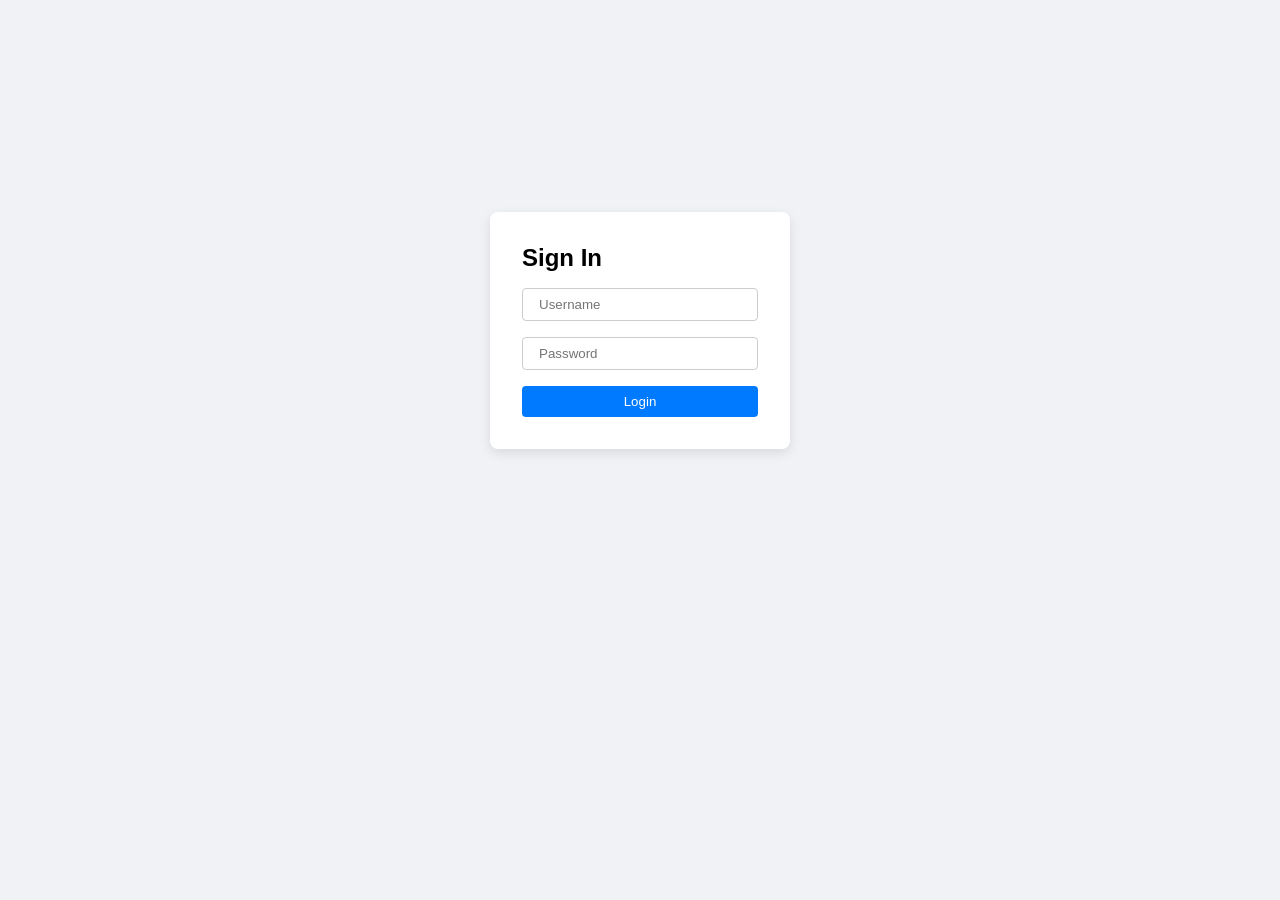
<file: index.html>
<!DOCTYPE html>
<html lang="en">
<head>
    <meta charset="UTF-8">
    <meta name="viewport" content="width=device-width, initial-scale=1.0">
    <title>Social Search</title>
    <link rel="stylesheet" href="style.css">
</head>
<body>
    <div id="app"></div>
    <script src="script.js"></script>
</body>
</html>
</file>
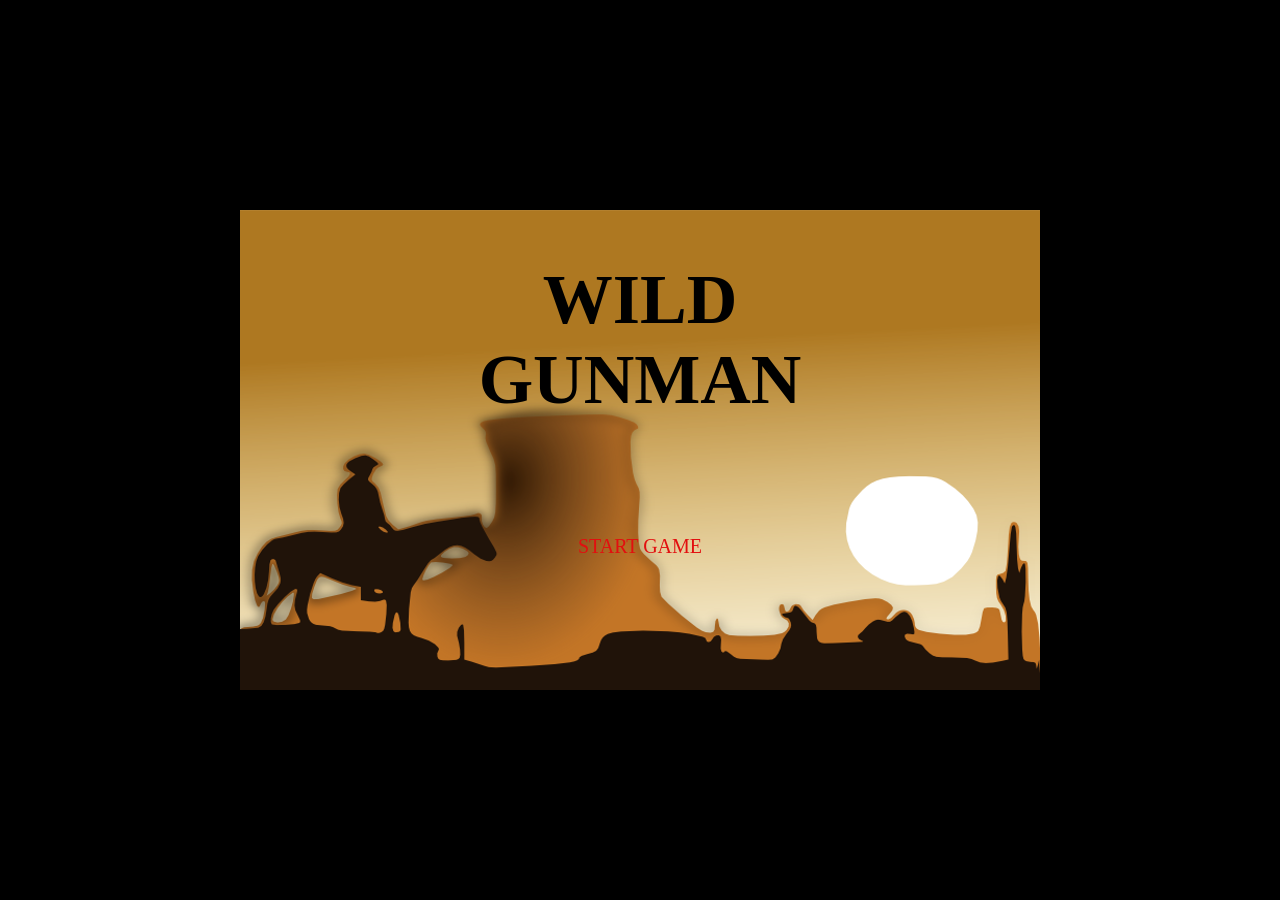
<file: lab7/index.html>
<!DOCTYPE html>
<html>
<head lang="en">
  <meta charset="UTF-8">
  <title>Wild Gunman</title>
  <link rel="stylesheet" href="css/style.css" />
</head>
<body>
  <section class="game-menu">
    <h1 class="game-menu__title">Wild Gunman</h1>
    <button class="button button-start-game">Start Game</button>
  </section>
  <!-- Game menu -->

  <div class="wrapper">
  <section class="game-panels">
    <div class="players-panel">
      <div class="players-panel__you">Time.You</div>
      <div class="players-panel__gunman">Gunman</div>
    </div>
    <div class="white-line"></div>
    <div class="time-panel">
      <div class="time-panel__gunman">0.00</div>
      <div class="time-panel__you">0.00</div>
    </div>
    <div class="score-panel">
      <div class="score-panel__score">Score:<span class="score-panel__score_num">0</span></div>
      <div class="score-panel__level">Level 1</div>
    </div>
  </section>
  <!-- Game panels for scores -->

  <div class="message"></div>
  <!-- Alert messages -->

  <section class="game-screen">
    <div class="gunman"></div>
    <button class="button button-restart">Restart</button>
    <button class="button button-next-level">Next Level</button>
  </section>
  <!-- Main game screen -->
  </div>

  <section class="win-screen">
    <h2 class="win-screen__title">You have won the game!</h2>
  </section>
  <!-- Game win screen -->
  <script src="js/script.js"></script>
</body>
</html>
</file>
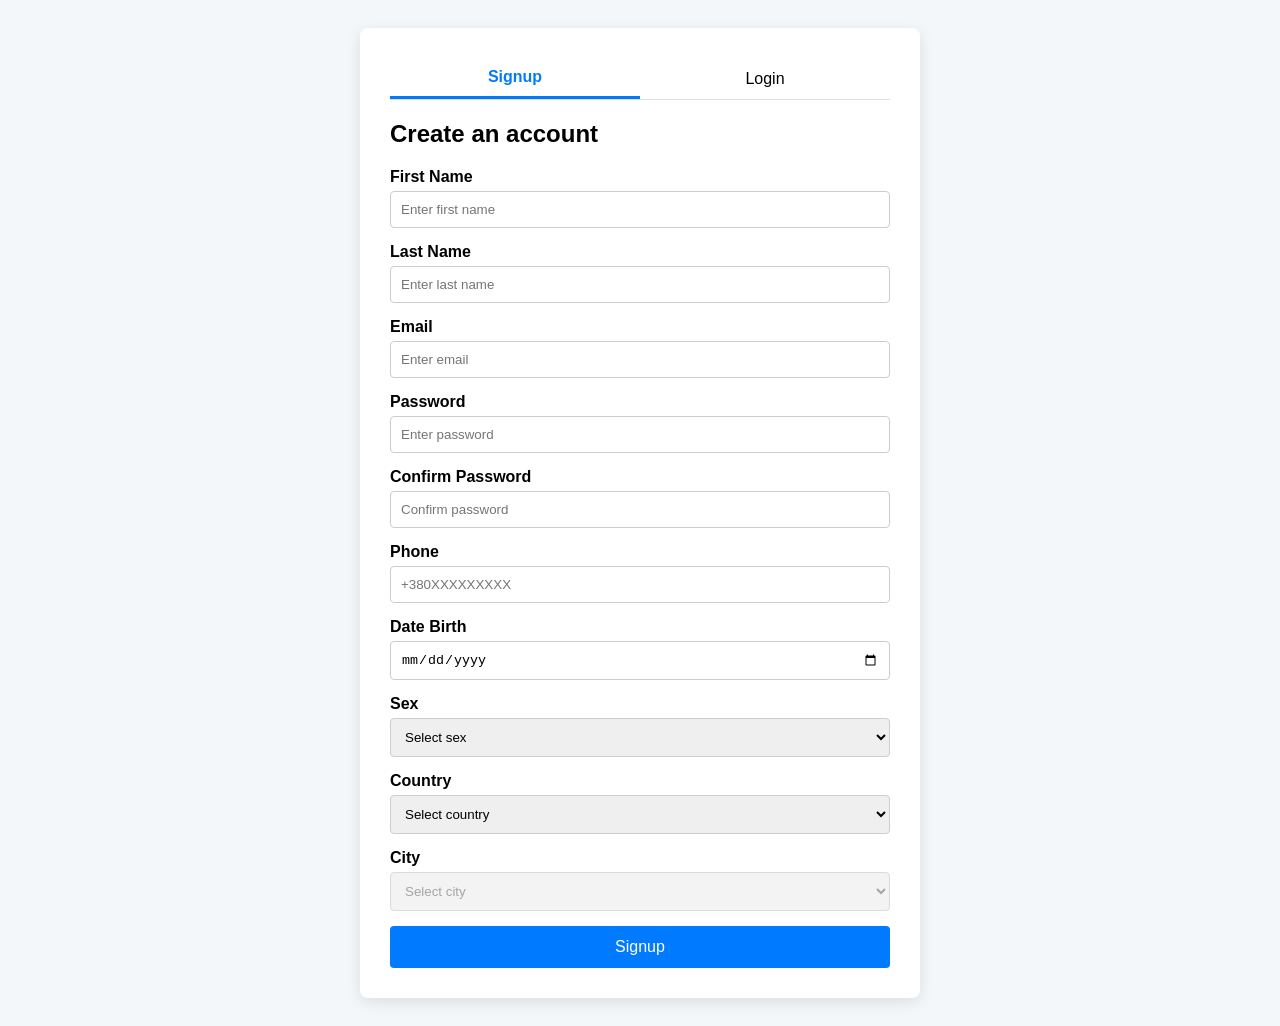
<file: lab9/index.html>
<!DOCTYPE html>
<html lang="uk">
<head>
    <meta charset="UTF-8">
    <meta name="viewport" content="width=device-width, initial-scale=1.0">
    <title>Лабораторна робота №9</title>
    <link rel="stylesheet" href="style.css">
</head>
<body>
    <div class="form-container">
        <div class="tabs">
            <button class="tab-btn active" onclick="openTab('signup')">Signup</button>
            <button class="tab-btn" onclick="openTab('login')">Login</button>
        </div>

        <form id="signup-form" class="tab-content active">
            <h2>Create an account</h2>
            <div class="form-group">
                <label>First Name</label>
                <input type="text" name="firstName" placeholder="Enter first name">
                <small class="error-msg"></small>
            </div>
            <div class="form-group">
                <label>Last Name</label>
                <input type="text" name="lastName" placeholder="Enter last name">
                <small class="error-msg"></small>
            </div>
            <div class="form-group">
                <label>Email</label>
                <input type="email" name="email" placeholder="Enter email">
                <small class="error-msg"></small>
            </div>
            <div class="form-group pass-wrapper">
                <label>Password</label>
                <input type="password" name="password" placeholder="Enter password">
                <i class="fa-regular fa-eye toggle-password"></i>
                <small class="error-msg"></small>
            </div>
            <div class="form-group pass-wrapper">
                <label>Confirm Password</label>
                <input type="password" name="confirmPassword" placeholder="Confirm password">
                <i class="fa-regular fa-eye toggle-password"></i>
                <small class="error-msg"></small>
            </div>
            <div class="form-group">
                <label>Phone</label>
                <input type="text" name="phone" placeholder="+380XXXXXXXXX">
                <small class="error-msg"></small>
            </div>
            <div class="form-group">
                <label>Date Birth</label>
                <input type="date" name="birthDate">
                <small class="error-msg"></small>
            </div>
            <div class="form-group">
                <label>Sex</label>
                <select name="sex">
                    <option value="">Select sex</option>
                    <option value="male">Male</option>
                    <option value="female">Female</option>
                </select>
                <small class="error-msg"></small>
            </div>
            <div class="form-group">
                <label>Country</label>
                <select name="country" id="country-select">
                    <option value="">Select country</option>
                    <option value="ua">Ukraine</option>
                    <option value="pl">Poland</option>
                </select>
                <small class="error-msg"></small>
            </div>
            <div class="form-group">
                <label>City</label>
                <select name="city" id="city-select" disabled>
                    <option value="">Select city</option>
                </select>
                <small class="error-msg"></small>
            </div>
            <button type="submit" class="submit-btn">Signup</button>
        </form>

        <form id="login-form" class="tab-content">
            <h2>Login here</h2>
            <div class="form-group">
                <label>Username</label>
                <input type="text" name="username" placeholder="Enter username">
                <small class="error-msg"></small>
            </div>
            <div class="form-group pass-wrapper">
                <label>Password</label>
                <input type="password" name="password" placeholder="Enter password">
                <i class="fa-regular fa-eye toggle-password"></i>
                <small class="error-msg"></small>
            </div>
            <div class="form-group checkbox-group">
                <input type="checkbox" name="rememberMe" id="remember">
                <label for="remember">Remember Me</label>
            </div>
            <button type="submit" class="submit-btn">Login</button>
        </form>
    </div>
    <script src="script.js"></script>
</body>
</html>
</file>
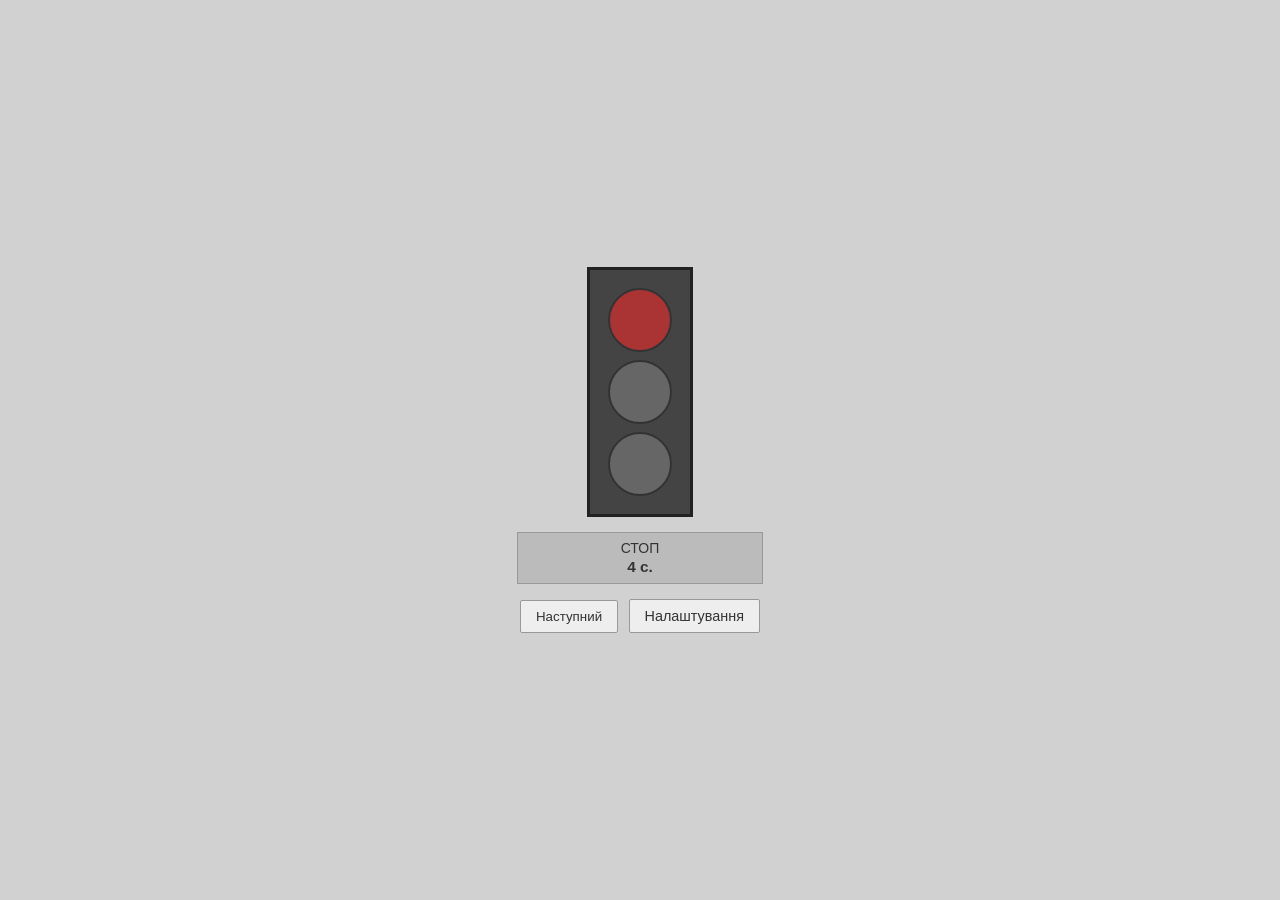
<file: lab5/task2/index.html>
<!DOCTYPE html>
<html lang="uk">
<head>
    <meta charset="UTF-8">
    <meta name="viewport" content="width=device-width, initial-scale=1.0">
    <title>ЄЄ</title>
    <link rel="stylesheet" href="style.css">
</head>
<body>

    <div class="main-wrapper">
        <div class="traffic-light-flat">
            <div id="red" class="lamp-flat"></div>
            <div id="yellow" class="lamp-flat"></div>
            <div id="green" class="lamp-flat"></div>
        </div>

        <div class="info-board">
            <p id="status-text">Очікування...</p>
            <p id="timer-text">--</p>
        </div>

        <div class="button-pane">
            <button id="next-btn" class="simple-btn">Наступний</button>
            <button id="settings-btn" class="simple-btn settings">Налаштування</button>
        </div>
    </div>

    <script src="script.js"></script>
</body>
</html>
</file>
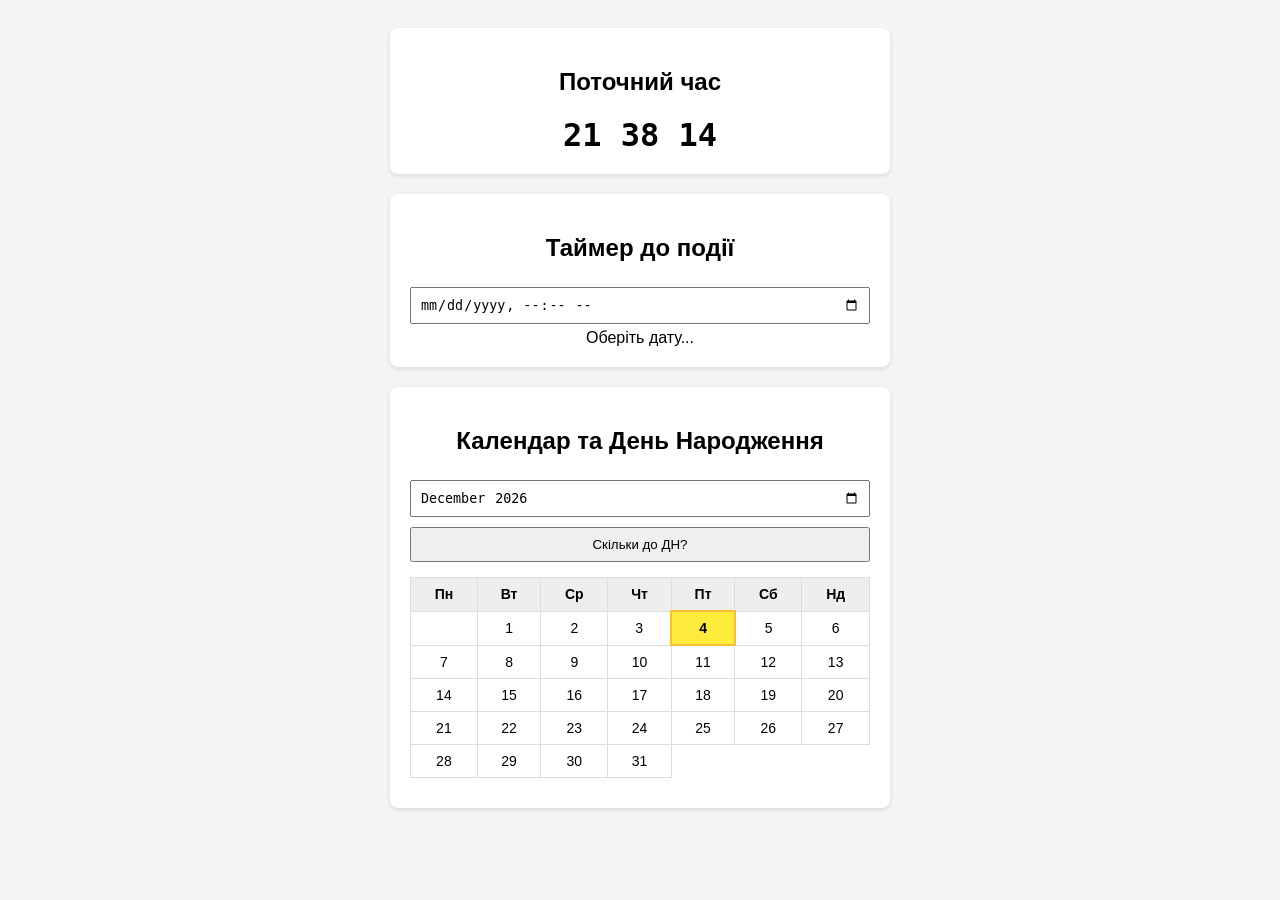
<file: lab5/task3/index.html>
<!DOCTYPE html>
<html lang="uk">
<head>
    <meta charset="UTF-8">
    <title>Time Tools JS</title>
    <link rel="stylesheet" href="style.css">
</head>
<body>

    <div class="dashboard">
        <section class="widget">
            <h2>Поточний час</h2>
            <div id="clock" class="clock-display">00<span class="dots">:</span>00<span class="dots">:</span>00</div>
        </section>

        <section class="widget">
            <h2>Таймер до події</h2>
            <input type="datetime-local" id="target-date">
            <div id="countdown-display" class="timer-values">Оберіть дату...</div>
        </section>

        <section class="widget">
            <h2>Календар та День Народження</h2>
            <div class="calendar-controls">
                <input type="month" id="month-select">
                <button id="birthday-btn">Скільки до ДН?</button>
            </div>
            <div id="calendar-container"></div>
            <div id="birthday-result"></div>
        </section>
    </div>

    <script src="script.js"></script>
</body>
</html>
</file>
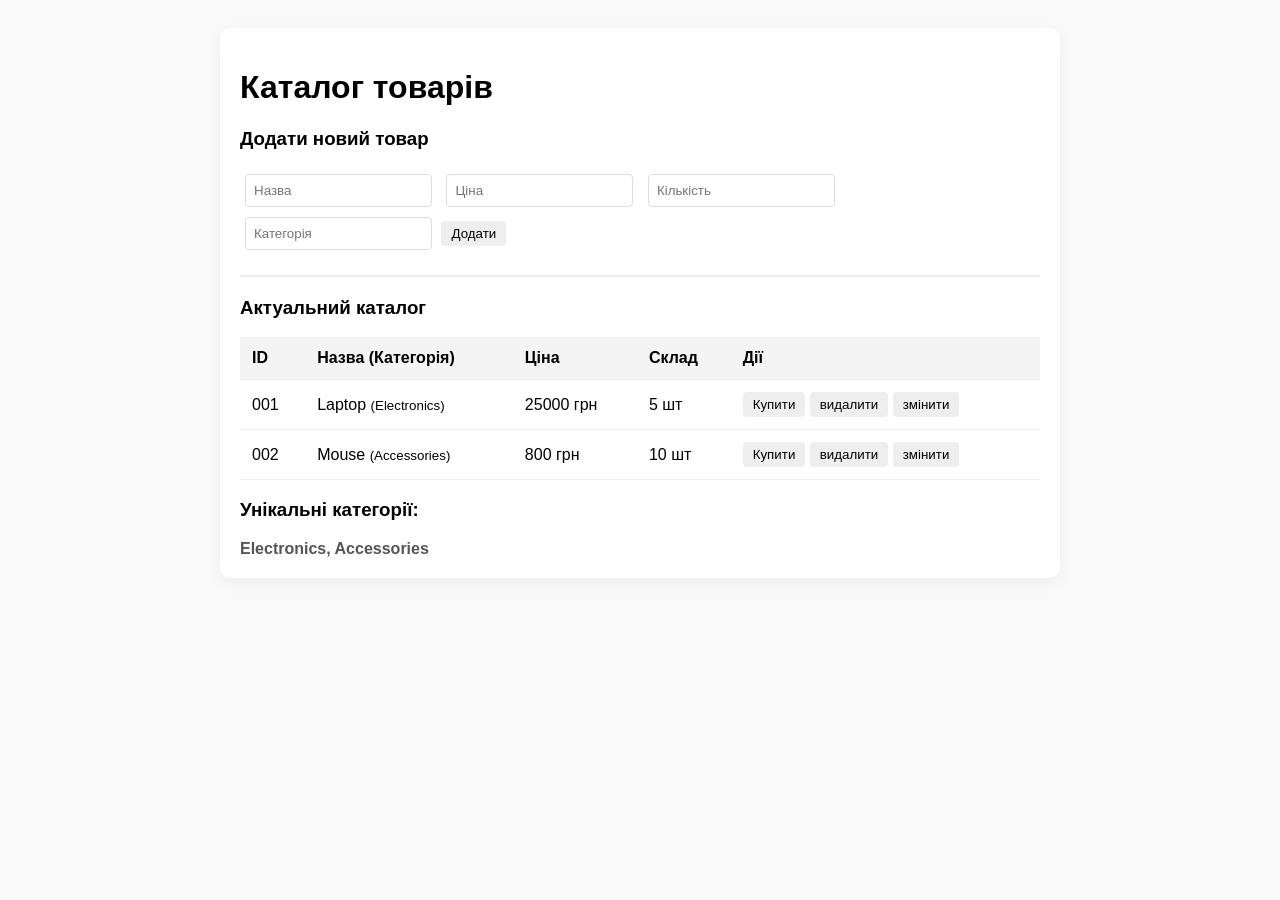
<file: lab5/task4/index.html>
<!DOCTYPE html>
<html lang="uk">
<head>
    <meta charset="UTF-8">
    <title>Система управління товарами</title>
    <link rel="stylesheet" href="style.css">
</head>
<body>
    <div class="app-container">
        <h1>Каталог товарів</h1>
        
        <section class="form-section">
            <h3>Додати новий товар</h3>
            <div class="input-group">
                <input type="text" id="p-name" placeholder="Назва">
                <input type="number" id="p-price" placeholder="Ціна">
                <input type="number" id="p-stock" placeholder="Кількість">
                <input type="text" id="p-category" placeholder="Категорія">
                <button onclick="handleAddProduct()">Додати</button>
            </div>
        </section>

        <section class="catalog-section">
            <h3>Актуальний каталог</h3>
            <table id="product-table">
                <thead>
                    <tr>
                        <th>ID</th>
                        <th>Назва (Категорія)</th>
                        <th>Ціна</th>
                        <th>Склад</th>
                        <th>Дії</th>
                    </tr>
                </thead>
                <tbody id="catalog-body"></tbody>
            </table>
        </section>

        <section class="info-section">
            <h3>Унікальні категорії:</h3>
            <div id="categories-list"></div>
        </section>
    </div>
    <script src="script.js"></script>
</body>
</html>
</file>
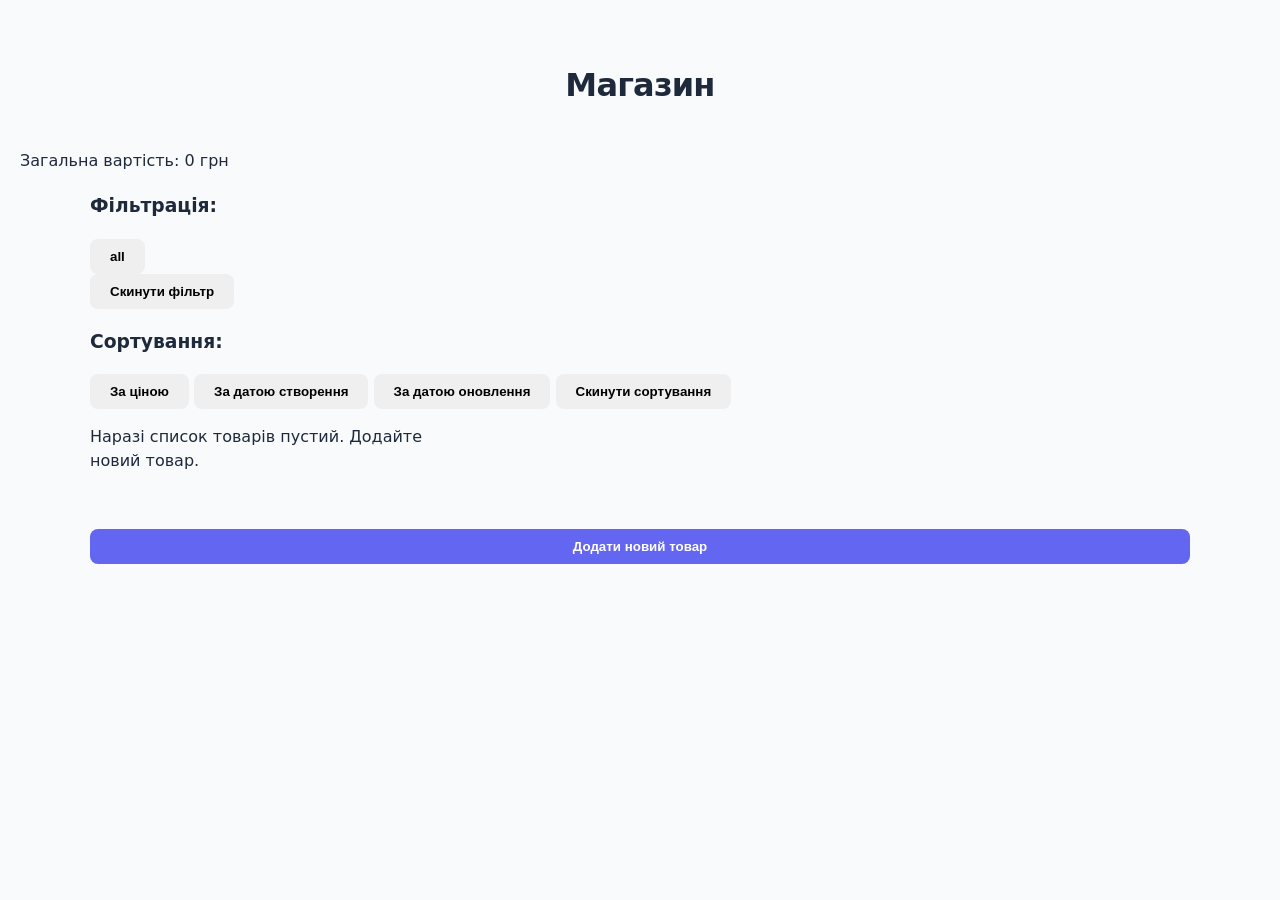
<file: lab6/TASK1/index.html>
<!DOCTYPE html>
<html lang="uk">
<head>
    <meta charset="UTF-8">
    <meta name="viewport" content="width=device-width, initial-scale=1.0">
    <title>Управління товарами</title>
    <link rel="stylesheet" href="style.css">
</head>
<body>
    <header class="header">
        <h1>Магазин</h1>
        <div class="total-price-wrapper">
            Загальна вартість: <span id="total-price" class="js-total-price">0 грн</span>
        </div>
    </header>

    <main class="container">
        <section class="controls">
            <div class="filter-group">
                <h3>Фільтрація:</h3>
                <div id="filter-buttons" class="btn-group"></div>
                <button id="reset-filter" class="btn btn-secondary">Скинути фільтр</button>
            </div>
            <div class="sort-group">
                <h3>Сортування:</h3>
                <button class="btn sort-btn" data-sort="price">За ціною</button>
                <button class="btn sort-btn" data-sort="createdAt">За датою створення</button>
                <button class="btn sort-btn" data-sort="updatedAt">За датою оновлення</button>
                <button id="reset-sort" class="btn btn-secondary">Скинути сортування</button>
            </div>
        </section>

        <div id="product-list" class="product-grid"></div>
        <button id="add-product-btn" class="btn btn-primary add-main-btn">Додати новий товар</button>
    </main>

    <div id="modal" class="modal">
        <div class="modal-content">
            <h2 id="modal-title">Додати товар</h2>
            <form id="product-form">
                <input type="hidden" id="edit-id">
                <div class="form-group">
                    <label>Назва:</label>
                    <input type="text" id="prod-name" required minlength="2">
                </div>
                <div class="form-group">
                    <label>Ціна (грн):</label>
                    <input type="number" id="prod-price" required min="1">
                </div>
                <div class="form-group">
                    <label>Категорія:</label>
                    <select id="prod-category" required>
                        <option value="Електроніка">Електроніка</option>
                        <option value="Одяг">Одяг</option>
                        <option value="Дім">Дім</option>
                    </select>
                </div>
                <div class="form-group">
                    <label>URL зображення:</label>
                    <input type="url" id="prod-img" required>
                </div>
                <div class="modal-actions">
                    <button type="submit" class="btn btn-primary">Зберегти</button>
                    <button type="button" id="close-modal" class="btn btn-secondary">Скасувати</button>
                </div>
            </form>
        </div>
    </div>

    <div id="snackbar"></div>

    <script src="script.js"></script>
</body>
</html>
</file>
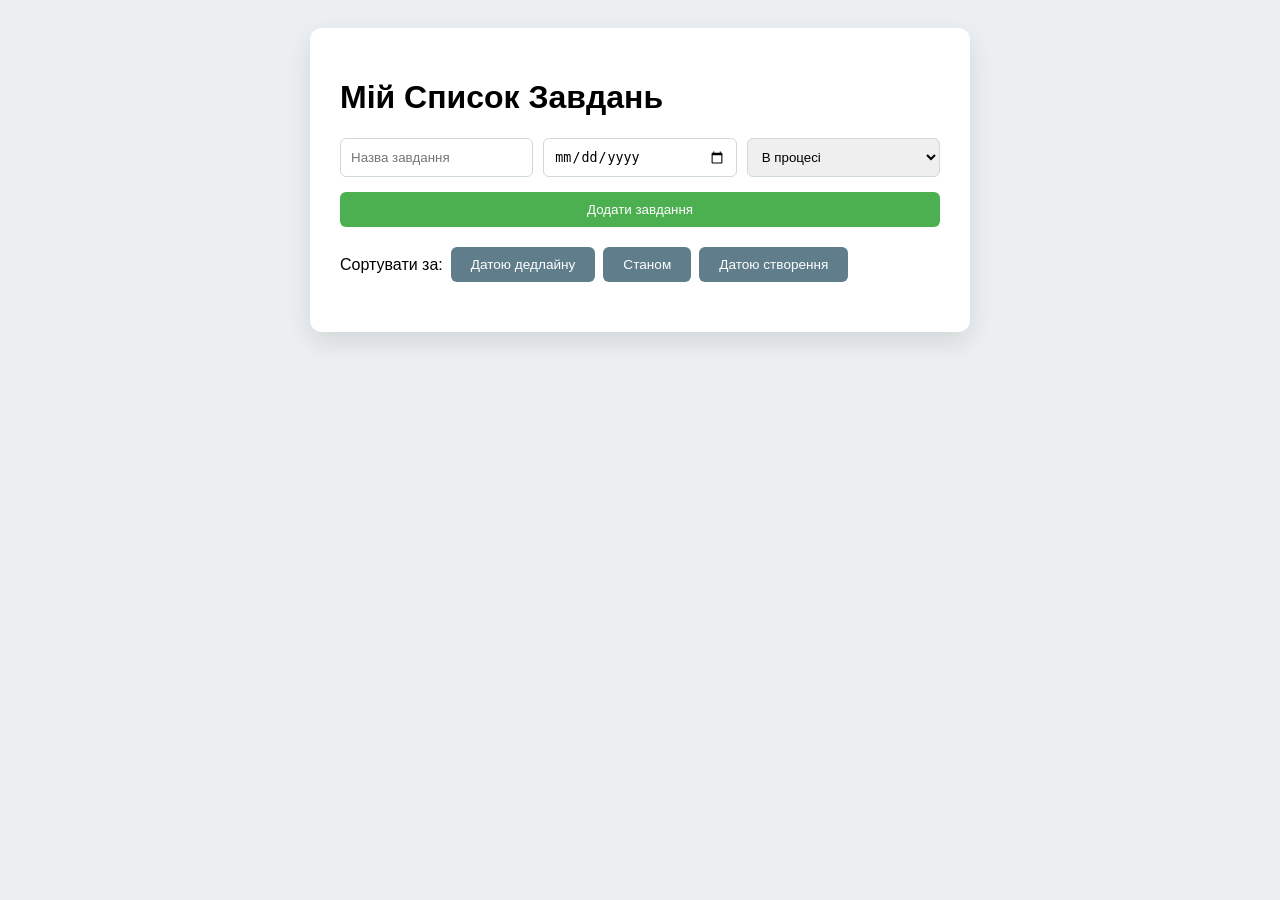
<file: lab6/TASK2/index.html>
<!DOCTYPE html>
<html lang="uk">
<head>
    <meta charset="UTF-8">
    <meta name="viewport" content="width=device-width, initial-scale=1.0">
    <title>To-Do List Plus</title>
    <link rel="stylesheet" href="style.css">
</head>
<body>
    <div class="container">
        <h1>Мій Список Завдань</h1>
        
        <form id="todo-form">
            <div class="input-group">
                <input type="text" id="todo-input" placeholder="Назва завдання" required>
                <input type="date" id="todo-date" required>
                <select id="todo-status">
                    <option value="false">В процесі</option>
                    <option value="true">Виконано</option>
                </select>
            </div>
            <button type="submit">Додати завдання</button>
        </form>

        <div class="controls">
            <span>Сортувати за:</span>
            <button onclick="setSort('date')">Датою дедлайну</button>
            <button onclick="setSort('status')">Станом</button>
            <button onclick="setSort('created')">Датою створення</button>
        </div>

        <ul id="todo-list"></ul>
    </div>
    <script src="script.js"></script>
</body>
</html>
</file>
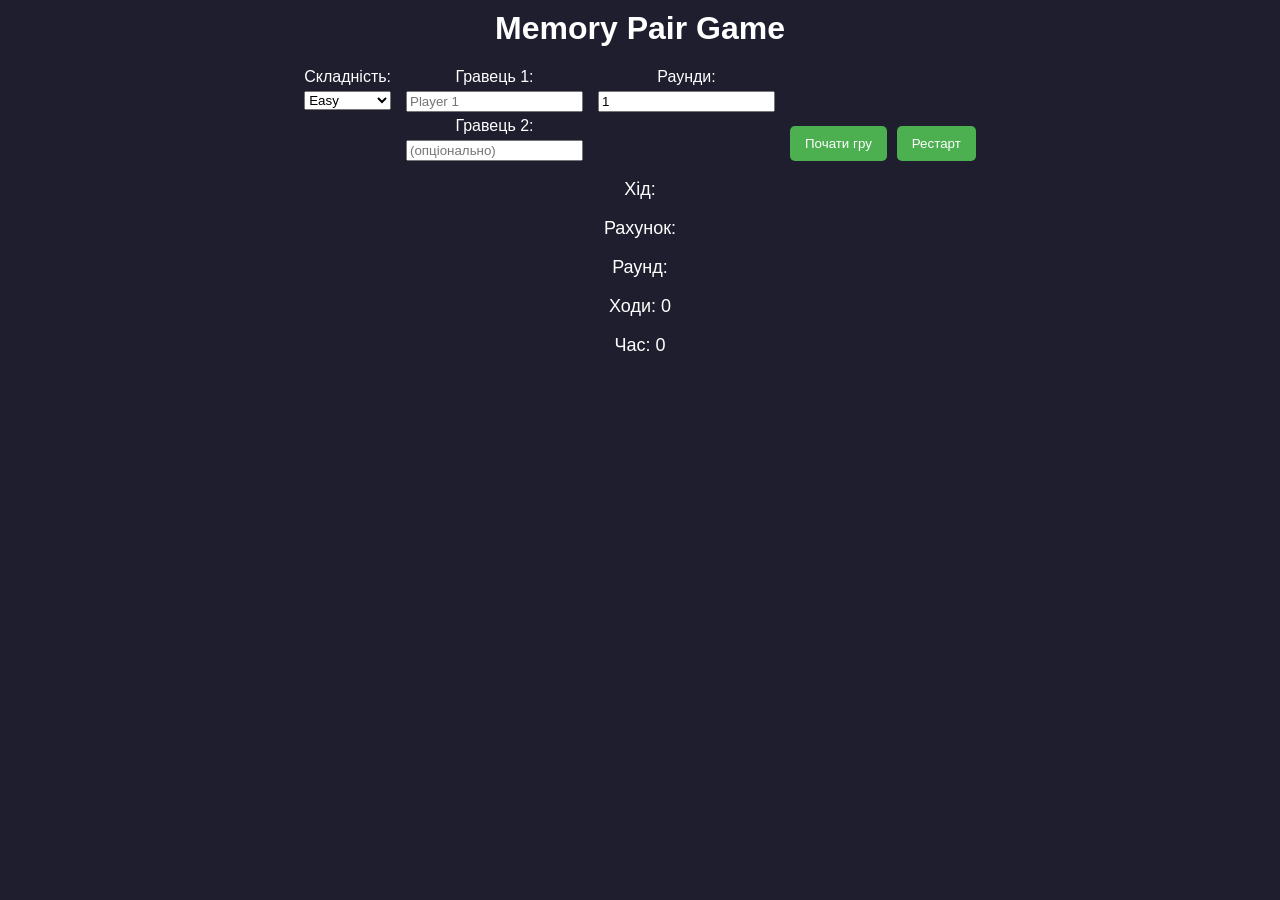
<file: lab8/task1/index.html>
<!DOCTYPE html>
<html lang="uk">
<head>
  <meta charset="UTF-8">
  <title>task1</title>
  <link rel="stylesheet" href="style.css">
</head>
<body>

<h1>Memory Pair Game</h1>

<div class="controls">

  <div class="block">
    <label>Складність:</label>
    <select id="difficulty">
      <option value="easy">Easy</option>
      <option value="normal">Normal</option>
      <option value="hard">Hard</option>
    </select>
  </div>

  <div class="block">
    <label>Гравець 1:</label>
    <input id="player1" placeholder="Player 1">
    
    <label>Гравець 2:</label>
    <input id="player2" placeholder="(опціонально)">
  </div>

  <div class="block">
    <label>Раунди:</label>
    <input type="number" id="rounds" value="1" min="1">
  </div>

  <div class="buttons">
    <button id="start">Почати гру</button>
    <button id="restart">Рестарт</button>
  </div>

</div>

<div class="info">
  <p>Хід: <span id="current-player"></span></p>
  <p>Рахунок: <span id="score"></span></p>
  <p>Раунд: <span id="round"></span></p>
  <p>Ходи: <span id="moves">0</span></p>
  <p>Час: <span id="time">0</span></p>
</div>

<div id="game-board"></div>

<script src="script.js"></script>
</body>
</html>
</file>
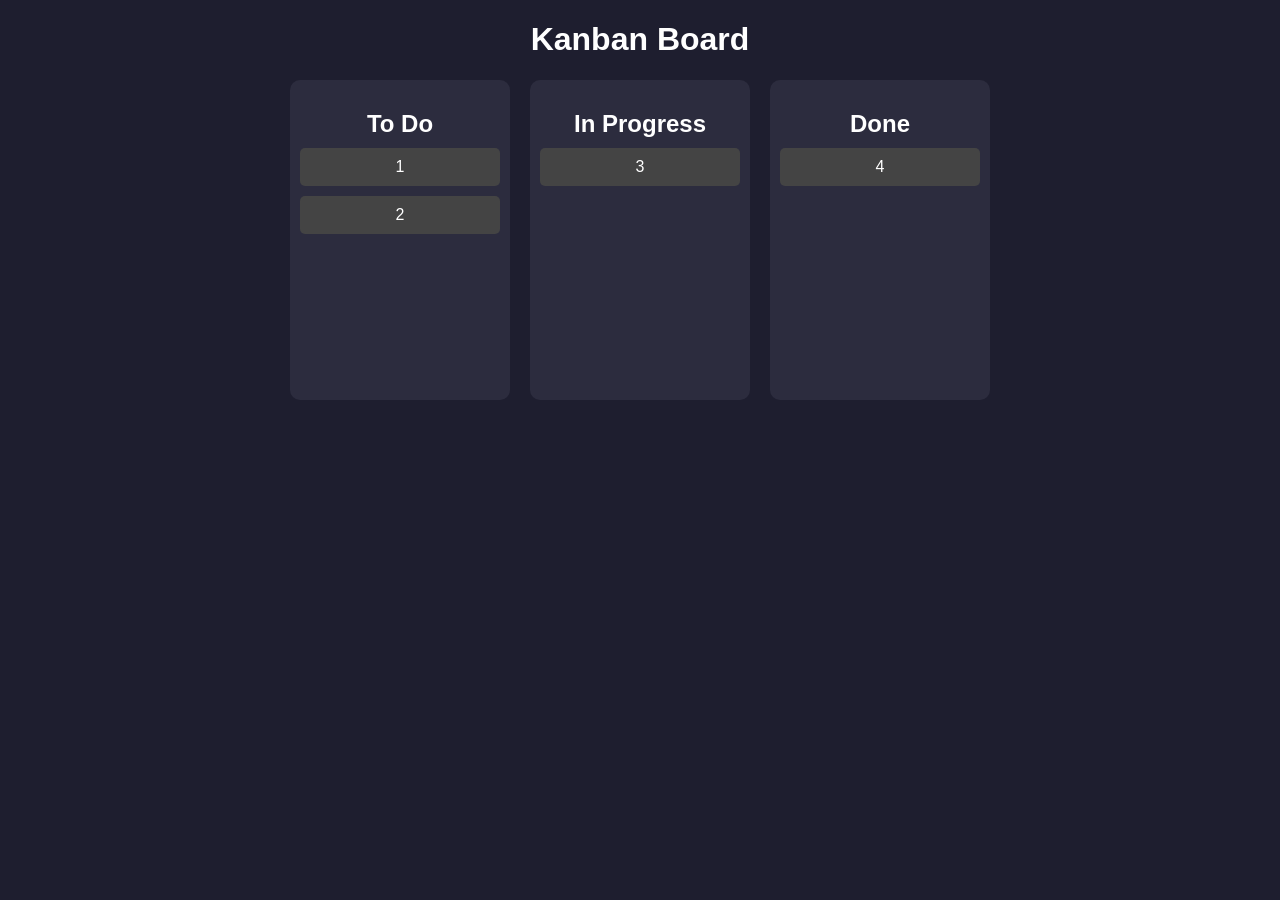
<file: lab8/task3/index.html>
<!DOCTYPE html>
<html lang="uk">
<head>
  <meta charset="UTF-8">
  <title>task3</title>
  <link rel="stylesheet" href="style.css">
</head>
<body>

<h1>Kanban Board</h1>

<div class="board">

  <div class="column" data-status="todo">
    <h2>To Do</h2>
    <div class="task" draggable="true">1</div>
    <div class="task" draggable="true">2</div>

  </div>

  <div class="column" data-status="progress">
    <h2>In Progress</h2>
    <div class="task" draggable="true">3</div>
  </div>

  <div class="column" data-status="done">
    <h2>Done</h2>
    <div class="task" draggable="true">4</div>
  </div>

</div>

<script src="script.js"></script>
</body>
</html>
</file>
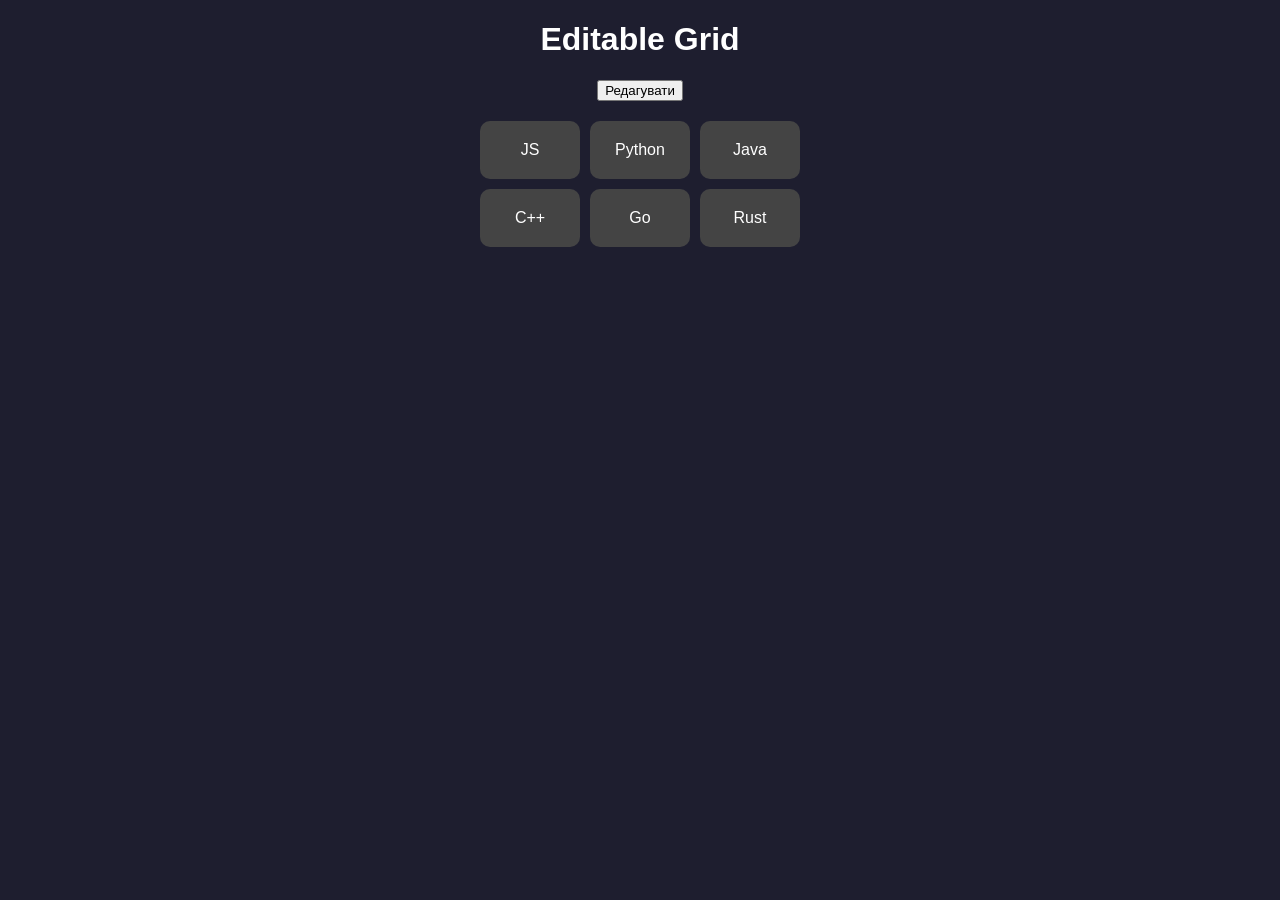
<file: lab8/task4/index.html>
<!DOCTYPE html>
<html lang="uk">
<head>
    <meta charset="UTF-8">
    <title>Editable Grid</title>
    <link rel="stylesheet" href="style.css">
</head>
<body>

<h1>Editable Grid</h1>

<button id="toggle">Редагувати</button>

<div class="grid" id="grid">
    <div class="card">JS</div>
    <div class="card">Python</div>
    <div class="card">Java</div>
    <div class="card">C++</div>
    <div class="card">Go</div>
    <div class="card">Rust</div>
</div>

<script src="script.js"></script>
</body>
</html>
</file>
<file: style.css>
* { box-sizing: border-box; margin: 0; padding: 0; font-family: sans-serif; }
body { background: #f0f2f5; padding: 2rem; }
#app { max-width: 1200px; margin: 0 auto; }
.controls { display: flex; gap: 1rem; margin-bottom: 2rem; padding: 1rem; background: #fff; border-radius: 8px; box-shadow: 0 2px 4px rgba(0,0,0,0.1); }
input, select, button { padding: 0.5rem 1rem; border: 1px solid #ccc; border-radius: 4px; }
button { background: #007bff; color: white; border: none; cursor: pointer; }
.grid { display: grid; grid-template-columns: repeat(auto-fill, minmax(250px, 1fr)); gap: 1.5rem; }
.card { background: #fff; padding: 1.5rem; border-radius: 12px; text-align: center; box-shadow: 0 4px 6px rgba(0,0,0,0.05); transition: transform 0.2s; }
.card:hover { transform: translateY(-5px); }
.card img { border-radius: 50%; width: 100px; height: 100px; margin-bottom: 1rem; box-shadow: 0 4px 8px rgba(0,0,0,0.1); }
.card h3 { color: #333; margin-bottom: 0.5rem; }
.card p { color: #666; font-size: 0.9rem; margin-bottom: 0.25rem; }
.fav-btn { margin-top: 1rem; background: #28a745; width: 100%; }
.fav-btn.active { background: #dc3545; }
.login-form { display: flex; flex-direction: column; gap: 1rem; max-width: 300px; margin: 20vh auto; background: #fff; padding: 2rem; border-radius: 8px; box-shadow: 0 4px 12px rgba(0,0,0,0.1); }
</file>
<file: lab7/css/style.css>
body {
  background: #000;
  font-family: "PressStart2P";
}

/* Game menu style                             */
.game-menu {
  box-sizing: border-box;
  position: absolute;
  top: 50%;
  left: 50%;
  -webkit-transform: translate3d(-50%, -50%, 0);
  -moz-transform: translate3d(-50%, -50%, 0);
  transform: translate3d(-50%, -50%, 0);

  width: 800px;
  height: 480px;

  background: url(../img/main-background.png) no-repeat;
}

.game-menu__title {
  position: fixed;
  top: 15%;
  left: 50%;
  -webkit-transform: translate3d(-50%, -50%, 0);
  -moz-transform: translate3d(-50%, -50%, 0);
  transform: translate3d(-50%, -50%, 0);

  font-size: 70px;
  text-transform: uppercase;
  text-align: center;
}
/* End Game menu style                          */

/* Buttons style                               */
.button {
  position: fixed;
  left: 50%;
  top: 70%;
  -webkit-transform: translate3d(-50%, -50%, 0);
  -moz-transform: translate3d(-50%, -50%, 0);
  transform: translate3d(-50%, -50%, 0);

  padding: 0;
  border: 0;
  outline: 0;

  font-family: "PressStart2P";
  font-size: 20px;
  text-transform: uppercase;

  background: transparent;
  color: #e20f0f;
  cursor: pointer;
}

.button-restart {
  display: none;
  top: 90%;
  z-index: 1001;
}

.button-next-level {
  display: none;
  top: 90%;
  z-index: 1001;
}

.button:hover {
  color: #000;
}

.button:active {
  color: #000;
}
/* End Buttons style                           */

/* Main game screen style                       */

.wrapper {
  display: none;
  position: fixed;
  left: 50%;
  top: 55%;
  -webkit-transform: translate3d(-50%, -50%, 0);
  -moz-transform: translate3d(-50%, -50%, 0);
  transform: translate3d(-50%, -50%, 0);

  height: 750px;
  width: 900px;

  box-sizing: border-box;
}

.game-screen {
  display: none;
  position: fixed;
  left: 50%;
  top: 50%;
  -webkit-transform: translate3d(-50%, -50%, 0);
  -moz-transform: translate3d(-50%, -50%, 0);
  transform: translate3d(-50%, -50%, 0);

  box-sizing: border-box;
  width: 800px;
  height: 480px;
  overflow: hidden;

  background: url(../img/bg.png) no-repeat;
  background-size: cover;
}
/* End Main game screen style                   */

/* Sreen death style                          */
.game-screen--death {
  animation: 4s player-death linear;
}

@keyframes player-death {
  0% {
    box-shadow: inset 0 0 400px rgba(215, 35, 0, 0.5);
  }
  20% {
    box-shadow: inset 0 0 300px rgba(215, 35, 0, 0.5);
  }
  40% {
    box-shadow: inset 0 0 200px rgba(215, 35, 0, 0.5);
  }
  100% {
    box-shadow: inset 0 0 100px rgba(215, 35, 0, 0.5);
  }
}
/* End Sreen death style                        */

/* Alert messages style                         */
.message {
  color: #fff;
  position: absolute;
  left: 57%;
  top: 36%;

  -webkit-transform: translate3d(-50%, -50%, 0);
  -moz-transform: translate3d(-50%, -50%, 0);
  transform: translate3d(-50%, -50%, 0);

  z-index: 1;
}

.message--fire {
  width: 116px;
  height: 68px;
  background: url(../img/fire-right.png) no-repeat;
  left: 60%;
}

.message--dead,
.message--win {
  left: 50%;
  top: 30%;

  font-family: "PressStart2P";
  font-size: 30px;
  color: #fff;
}
/* End Alert messages style                     */

/* Game panels for scores style                 */
.white-line {
  position: absolute;
  left: 50px;
  top: 10%;
  z-index: 700;
  width: 800px;
  border-bottom: 2px solid #fff;
}

.game-panels {
  display: none;
}

.players-panel,
.time-panel,
.score-panel {
  padding: 10px;

  font-family: "PressStart2P";
  font-size: 25px;
  text-transform: uppercase;
  text-align: center;
  color: #80d010;
}

.time-panel {
  position: absolute;
  left: 70%;
  top: 2px;
  z-index: 700;
}

.time-panel__gunman,
.time-panel__you {
  font-family: "Digital-7";
  font-size: 65px;
}

.time-panel__you  {
  margin-bottom: 5px;
}

.players-panel {
  position: absolute;
  left: 50%;
  top: 10%;
  box-sizing: border-box;
  -webkit-transform: translate3d(-50%, -50%, 0);
  -moz-transform: translate3d(-50%, -50%, 0);
  transform: translate3d(-50%, -50%, 0);
  z-index: 700;
}

.players-panel__you,
.players-panel__gunman {
  padding: 10px;
  border: 2px solid #80d010;

  -webkit-border-radius: 10px;
  -moz-border-radius: 10px;
  border-radius: 10px;
}

.players-panel__you {
  margin-bottom: 10px;
}

.score-panel {
  text-align: center;
}

.score-panel__score {
  position: absolute;
  left: 25%;
  top: 85%;
  -webkit-transform: translate3d(-50%, -50%, 0);
  -moz-transform: translate3d(-50%, -50%, 0);
  transform: translate3d(-50%, -50%, 0);
  z-index: 700;

  box-sizing: border-box;
}

.score-panel__level {
  position: absolute;
  left: 70%;
  top: 85%;
  z-index: 700;
  -webkit-transform: translate3d(-50%, -50%, 0);
  -moz-transform: translate3d(-50%, -50%, 0);
  transform: translate3d(-50%, -50%, 0);

  box-sizing: border-box;
}
.win-screen {
  display: none;
  position: absolute;
  top: 50%;
  left: 50%;
  -webkit-transform: translate3d(-50%, -50%, 0);
  -moz-transform: translate3d(-50%, -50%, 0);
  transform: translate3d(-50%, -50%, 0);

  box-sizing: border-box;
  width: 800px;
  height: 480px;

  background: url(../img/main-background.png) no-repeat;
}

.win-screen__title {
  position: fixed;
  top: 35%;
  left: 50%;

  -webkit-transform: translate3d(-50%, -50%, 0);
  -moz-transform: translate3d(-50%, -50%, 0);
  transform: translate3d(-50%, -50%, 0);

  font-size: 50px;
  line-height: 70px;
  text-transform: uppercase;
  text-align: center;
}
.gunman {
  position: absolute;
  left: 800px;
  bottom: 85px;
  z-index: 900;
  width: 130px;
  height: 260px;
  background-image: url(../img/gunman.png);
  background-size: 1820px auto;
  background-repeat: no-repeat;
  image-rendering: pixelated;
}

.gunman-char-1 {
  background-position-y: 0px;
}

.gunman-char-2 {
  background-position-y: -260px;
}

.gunman-char-1__standing, .gunman-char-2__standing {
  background-position-x: -390px;
}

.gunman-char-1__ready, .gunman-char-2__ready {
  background-position-x: -520px;
}

.gunman-char-1__shooting, .gunman-char-2__shooting {
  background-position-x: -650px;
  width: 130px;
  left: 340px;
}

.gunman-char-1__death, .gunman-char-2__death {
  animation: gunman-death 0.6s forwards;
  width: 130px;
  left: 340px;
}

.gunman-char-1__won, .gunman-char-2__won {

  background-position-x: -650px;
  width: 130px;
  left: 340px;
  animation: none;
}

@keyframes gunman-walk {
  from {
    background-position-x: 0px;
  }
  to {
    background-position-x: -390px;
  }
}

@keyframes gunman-death {
  0%, 33.32% { background-position-x: -780px; }
  
  33.33%, 66.65% { background-position-x: -910px; }
  
  66.66%, 100% { background-position-x: -1040px; }
}

.moving {
  left: 340px;
  transition: left 5s linear;
  animation: gunman-walk 1s steps(3) infinite;
}

.standing {
  left: 340px;
  animation: none;
}

@keyframes gunman-walk {
  from {
    background-position-x: 0px;
  }
  to {
    background-position-x: -399px;
  }
}

@keyframes gunman-duel {
  from {

  }
  to {

  }
}



.moving {
  left: 340px;
  transition: left 5s linear;
  animation: gunman-walk 1s steps(3) infinite;
}

.standing {
  left: 340px;
  animation: none;
}
</file>
<file: lab9/style.css>
body {
    font-family: Arial, sans-serif;
    background-color: #f4f7f9;
    display: flex;
    justify-content: center;
    padding: 20px;
}

.form-container {
    background: #fff;
    padding: 30px;
    border-radius: 8px;
    box-shadow: 0 4px 15px rgba(0,0,0,0.1);
    width: 100%;
    max-width: 500px;
}

.tabs {
    display: flex;
    margin-bottom: 20px;
    border-bottom: 1px solid #ddd;
}

.tab-btn {
    flex: 1;
    padding: 10px;
    border: none;
    background: none;
    cursor: pointer;
    font-size: 16px;
}

.tab-btn.active {
    border-bottom: 3px solid #007bff;
    color: #007bff;
    font-weight: bold;
}

.tab-content { display: none; }
.tab-content.active { display: block; }

.form-group {
    margin-bottom: 15px;
    position: relative;
}

label { display: block; margin-bottom: 5px; font-weight: 600; }

input, select {
    width: 100%;
    padding: 10px;
    border: 1px solid #ccc;
    border-radius: 4px;
    box-sizing: border-box;
}

/* Колірна валідація [cite: 49, 50] */
input.valid, select.valid { border-color: #28a745; }
input.invalid, select.invalid { border-color: #dc3545; }

.error-msg {
    color: #dc3545;
    font-size: 12px;
    display: block;
    margin-top: 5px;
}

.pass-wrapper { position: relative; }
.toggle-password {
    position: absolute;
    right: 10px;
    top: 38px;
    cursor: pointer;
    color: #666;
}

.submit-btn {
    width: 100%;
    padding: 12px;
    background-color: #007bff;
    color: white;
    border: none;
    border-radius: 4px;
    cursor: pointer;
    font-size: 16px;
}

.submit-btn:hover { background-color: #0056b3; }

/* Адаптивність [cite: 45] */
@media (max-width: 480px) {
    .form-container { padding: 15px; }
}
</file>
<file: lab5/task2/style.css>
/* Загальний тьмяний фон */
body {
    font-family: Arial, sans-serif;
    background-color: #d1d1d1;
    color: #333;
    display: flex;
    justify-content: center;
    align-items: center;
    height: 100vh;
    margin: 0;
}

.main-wrapper {
    text-align: center;
}

/* Спрощений, плоский корпус світлофора */
.traffic-light-flat {
    width: 80px;
    background-color: #444; /* Темно-сірий, плоский */
    padding: 10px;
    border: 3px solid #222; /* Проста темна рамка */
    margin: 0 auto 15px;
}

/* Базовий стиль ламп: тьмяні, плоскі кола */
.lamp-flat {
    width: 60px;
    height: 60px;
    background-color: #666; /* Тьмяний сірий для вимкненого стану */
    border-radius: 50%;
    margin: 8px auto;
    border: 2px solid #333;
    /* transition видалено для різкого перемикання */
}

/* Активні кольори: плоскі, не яскраві, без світіння (box-shadow) */
.lamp-flat.red-active {
    background-color: #a33; /* Тьмяно-червоний */
}

.lamp-flat.yellow-active {
    background-color: #aa3; /* Тьмяно-жовтий */
}

.lamp-flat.green-active {
    background-color: #3a3; /* Тьмяно-зелений */
}

/* Спрощене табло */
.info-board {
    background: #bbb;
    padding: 5px;
    border: 1px solid #999;
    margin-bottom: 15px;
    font-size: 14px;
}

.info-board p { margin: 2px 0; }
#timer-text { font-weight: bold; font-size: 1.1em; }

/* Кнопки без градієнтів та ховер-ефектів */
.simple-btn {
    padding: 8px 15px;
    margin: 0 3px;
    cursor: pointer;
    background-color: #eee;
    border: 1px solid #999;
    color: #333;
    border-radius: 2px;
}

.simple-btn:active { background-color: #ccc; } /* Тільки ефект натискання */
.simple-btn.settings { font-size: 0.9em; }
</file>
<file: lab5/task3/style.css>
body { font-family: sans-serif; background: #f4f4f4; display: flex; justify-content: center; padding: 20px; }
.dashboard { width: 100%; max-width: 500px; }
.widget { background: white; padding: 20px; margin-bottom: 20px; border-radius: 8px; box-shadow: 0 2px 5px rgba(0,0,0,0.1); text-align: center; }

/* Годинник */
.clock-display { font-size: 2rem; font-family: monospace; font-weight: bold; }
.dots { transition: opacity 0.2s; }
.dots.hidden { opacity: 0; }

/* Календар */
table { width: 100%; border-collapse: collapse; margin-top: 10px; }
th, td { border: 1px solid #ddd; padding: 8px; text-align: center; font-size: 14px; }
th { background: #eee; }
.today { background: #ffeb3b; font-weight: bold; border: 2px solid #fbc02d; }

/* Форми */
input, button { padding: 8px; margin: 5px 0; width: 100%; box-sizing: border-box; }
#birthday-result { margin-top: 10px; font-style: italic; color: #555; }
</file>
<file: lab5/task4/style.css>
body { font-family: 'Segoe UI', sans-serif; background: #f9f9f9; padding: 20px; }
.app-container { max-width: 800px; margin: 0 auto; background: white; padding: 20px; border-radius: 10px; box-shadow: 0 5px 15px rgba(0,0,0,0.05); }

.form-section { border-bottom: 2px solid #eee; padding-bottom: 20px; margin-bottom: 20px; }
.input-group input { padding: 8px; margin: 5px; border: 1px solid #ddd; border-radius: 4px; }

table { width: 100%; border-collapse: collapse; margin-top: 10px; }
th, td { padding: 12px; text-align: left; border-bottom: 1px solid #eee; }
th { background: #f4f4f4; }

.highlight { background-color: #fff9c4; } /* Жовтий фон для змінених товарів */

button { cursor: pointer; padding: 5px 10px; border: none; border-radius: 4px; background: #eee; transition: 0.2s; }
button:hover { background: #ddd; }
#categories-list { font-weight: bold; color: #555; }
</file>
<file: lab6/TASK1/style.css>
:root {
    /* Оновлена палітра: глибші кольори та софт-відтінки */
    --primary: #6366f1;
    --primary-hover: #4f46e5;
    --danger: #ef4444;
    --success: #10b981;
    --bg: #f8fafc;
    --card-bg: #ffffff;
    --text-main: #1e293b;
    --text-muted: #64748b;
    --shadow: 0 10px 15px -3px rgba(0, 0, 0, 0.1), 0 4px 6px -2px rgba(0, 0, 0, 0.05);
}

body { 
    font-family: 'Inter', system-ui, -apple-system, sans-serif; 
    background: var(--bg); 
    color: var(--text-main);
    margin: 0; 
    padding: 40px 20px; 
    line-height: 1.5;
}

.container { max-width: 1100px; margin: 0 auto; }

/* Заголовок сторінки */
h1 {
    text-align: center;
    color: var(--text-main);
    font-weight: 800;
    margin-bottom: 40px;
    letter-spacing: -0.025em;
}

/* Сітка товарів */
.product-grid { 
    display: grid; 
    grid-template-columns: repeat(auto-fill, minmax(280px, 1fr)); 
    gap: 25px; 
    margin-bottom: 40px;
}

/* Покращена картка товару */
.product-card {
    background: var(--card-bg);
    border-radius: 16px;
    overflow: hidden;
    box-shadow: var(--shadow);
    transition: all 0.3s cubic-bezier(0.4, 0, 0.2, 1);
    border: 1px solid rgba(0,0,0,0.05);
    position: relative;
}

.product-card:hover {
    transform: translateY(-8px);
    box-shadow: 0 20px 25px -5px rgba(0, 0, 0, 0.1);
}

.product-image { 
    width: 100%; 
    height: 220px; 
    object-fit: cover;
    transition: transform 0.5s ease;
}

.product-card:hover .product-image {
    transform: scale(1.05);
}

.product-info { padding: 20px; }

.product-info h3 {
    margin: 0 0 8px 0;
    font-size: 1.25rem;
    color: var(--text-main);
}

.product-info p {
    color: var(--text-muted);
    font-size: 0.9rem;
    margin-bottom: 15px;
}

/* Кнопки */
.btn {
    cursor: pointer;
    border: none;
    border-radius: 8px;
    padding: 10px 20px;
    font-weight: 600;
    transition: background 0.2s;
}

.btn-primary {
    background: var(--primary);
    color: white;
    width: 100%;
}

.btn-primary:hover { background: var(--primary-hover); }

/* Snackbar (покращений дизайн) */
#snackbar {
    visibility: hidden;
    min-width: 280px;
    background-color: #1e293b;
    color: #fff;
    text-align: left;
    border-radius: 12px;
    padding: 16px 24px;
    position: fixed;
    z-index: 1000;
    right: 30px;
    bottom: 30px;
    box-shadow: 0 20px 25px -5px rgba(0,0,0,0.2);
    border-left: 4px solid var(--success);
}

#snackbar.show { 
    visibility: visible; 
    animation: slideIn 0.4s, fadeOut 0.4s 2.6s; 
}

/* Модальне вікно */
.modal {
    display: none;
    position: fixed;
    top: 0; left: 0; width: 100%; height: 100%;
    background: rgba(15, 23, 42, 0.6);
    backdrop-filter: blur(4px); /* Ефект розмиття фону */
    justify-content: center;
    align-items: center;
    z-index: 2000;
}

.modal-content { 
    background: white; 
    padding: 40px; 
    border-radius: 20px; 
    width: 450px; 
    max-width: 90%; 
    box-shadow: 0 25px 50px -12px rgba(0, 0, 0, 0.25);
}

.form-group label {
    display: block;
    margin-bottom: 6px;
    font-weight: 500;
    font-size: 0.9rem;
}

.form-group input, .form-group select { 
    width: 100%; 
    padding: 12px; 
    border: 1px solid #e2e8f0;
    border-radius: 10px;
    background: #f1f5f9;
    transition: border-color 0.2s;
}

.form-group input:focus {
    outline: none;
    border-color: var(--primary);
    background: white;
}

/* Анімації */
@keyframes slideIn {
    from { transform: translateX(100%); opacity: 0; }
    to { transform: translateX(0); opacity: 1; }
}

@keyframes fadeOut {
    from { opacity: 1; }
    to { opacity: 0; }
}
</file>
<file: lab6/TASK2/style.css>
body { font-family: 'Segoe UI', Tahoma, Geneva, Verdana, sans-serif; background: #eceff1; display: flex; justify-content: center; padding: 20px; }
.container { width: 100%; max-width: 600px; background: white; padding: 30px; border-radius: 12px; box-shadow: 0 10px 25px rgba(0,0,0,0.1); }

.input-group { display: flex; flex-wrap: wrap; gap: 10px; margin-bottom: 15px; }
input, select { padding: 10px; border: 1px solid #cfd8dc; border-radius: 6px; flex: 1; min-width: 120px; }
button { padding: 10px 20px; cursor: pointer; background: #4caf50; color: white; border: none; border-radius: 6px; transition: 0.3s; width: 100%; }
button:hover { background: #45a049; }

.controls { margin: 20px 0; display: flex; gap: 8px; align-items: center; flex-wrap: wrap; }
.controls button { width: auto; background: #607d8b; font-size: 0.85em; }

.todo-item { 
    display: flex; align-items: center; justify-content: space-between;
    padding: 15px; border-bottom: 1px solid #f1f1f1;
    animation: slideIn 0.4s ease-out; 
}

@keyframes slideIn { from { opacity: 0; transform: translateX(-20px); } to { opacity: 1; transform: translateX(0); } }

.todo-info { display: flex; flex-direction: column; gap: 4px; flex: 1; cursor: pointer; }
.todo-text { font-weight: 500; font-size: 1.1em; }
.todo-date { font-size: 0.85em; color: #78909c; }
.completed .todo-text { text-decoration: line-through; color: #b0bec5; }

.btn-del { background: #e53935; width: auto; padding: 5px 12px; font-size: 0.8em; }
</file>
<file: lab8/task1/style.css>
body {
  font-family: Arial;
  text-align: center;
  background: #1e1e2f;
  color: white;
}

h1 {
  margin-top: 10px;
}

.controls {
  display: flex;
  flex-wrap: wrap;
  justify-content: center;
  gap: 15px;
  margin: 15px;
}

.block {
  display: flex;
  flex-direction: column;
  gap: 5px;
}

.buttons {
  display: flex;
  gap: 10px;
  align-items: flex-end;
}

button {
  padding: 10px 15px;
  cursor: pointer;
  border: none;
  border-radius: 5px;
  background: #4CAF50;
  color: white;
}

button:hover {
  background: #45a049;
}

.info {
  margin-top: 10px;
  font-size: 18px;
}

#game-board {
  display: grid;
  gap: 10px;
  justify-content: center;
  margin-top: 20px;
}

/* Карти */
.card {
  width: 80px;
  height: 80px;
  background: #444;
  display: flex;
  justify-content: center;
  align-items: center;
  font-size: 30px;
  cursor: pointer;
  border-radius: 10px;
  transition: transform 0.4s, background 0.3s;
}

.card.open {
  background: #fff;
  color: black;
  transform: rotateY(180deg);
}
</file>
<file: lab8/task3/style.css>
body {
  font-family: Arial;
  background: #1e1e2f;
  color: white;
  text-align: center;
}

.board {
  display: flex;
  justify-content: center;
  gap: 20px;
  margin-top: 20px;
}

.column {
  background: #2c2c3e;
  padding: 10px;
  border-radius: 10px;
  width: 200px;
  min-height: 300px;
}

.column h2 {
  margin-bottom: 10px;
}

.task {
  background: #444;
  margin: 10px 0;
  padding: 10px;
  border-radius: 5px;
  cursor: grab;
}

.task:active {
  cursor: grabbing;
}

.column.over {
  background: #3a3a55;
}
</file>
<file: lab8/task4/style.css>
body {
    background: #1e1e2f;
    color: white;
    text-align: center;
    font-family: Arial;
}

.grid {
    display: grid;
    grid-template-columns: repeat(3, 100px);
    gap: 10px;
    justify-content: center;
    margin-top: 20px;
}

.card {
    background: #444;
    padding: 20px;
    border-radius: 10px;
    cursor: grab;
    position: relative;
}

.card.dragging {
    opacity: 0.5;
}


.delete {
    position: absolute;
    top: 5px;
    right: 5px;
    background: red;
    border: none;
    color: white;
    cursor: pointer;
    display: none;
}


.edit-mode .card {
    animation: wiggle 0.3s infinite;
}

.edit-mode .delete {
    display: block;
}

@keyframes wiggle {
    0% { transform: rotate(-2deg); }
    50% { transform: rotate(2deg); }
    100% { transform: rotate(-2deg); }
}

.placeholder {
    width: 100px;
    height: 60px;
    border: 2px dashed white;
}
</file>
